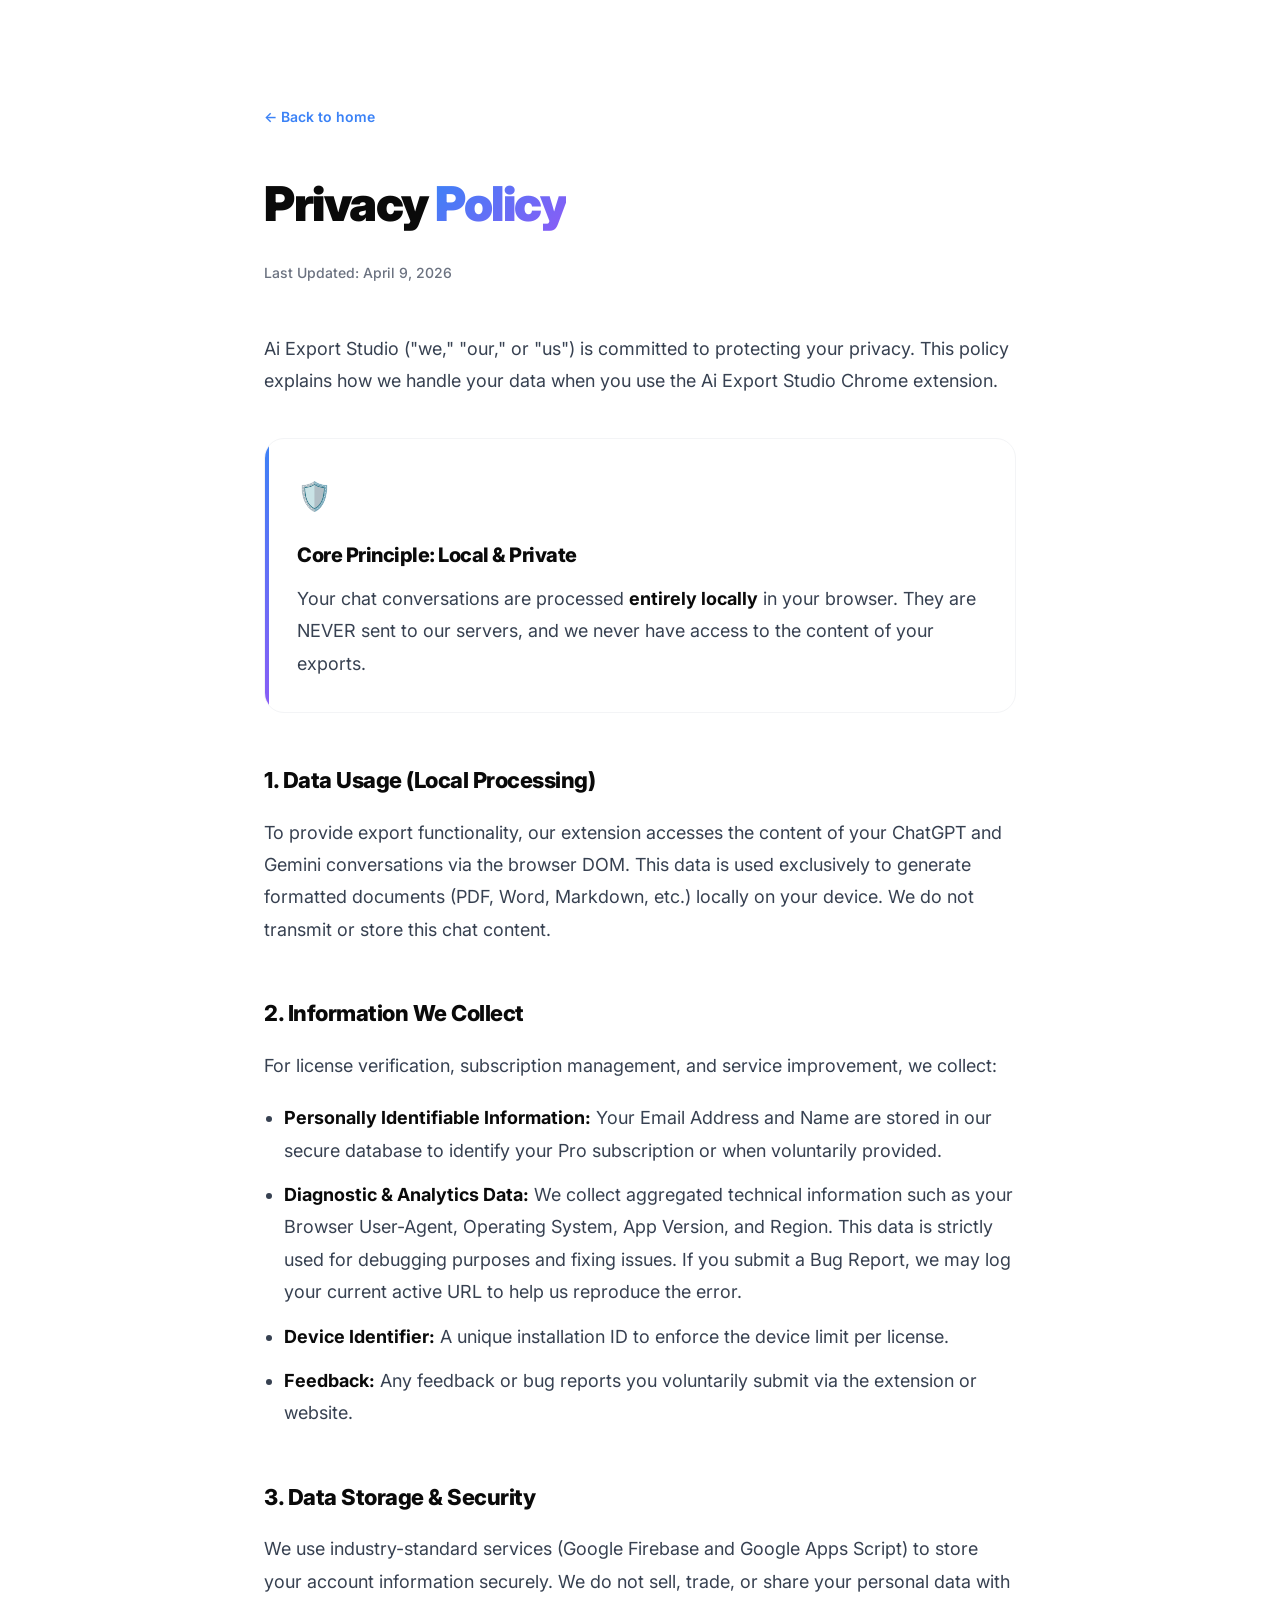
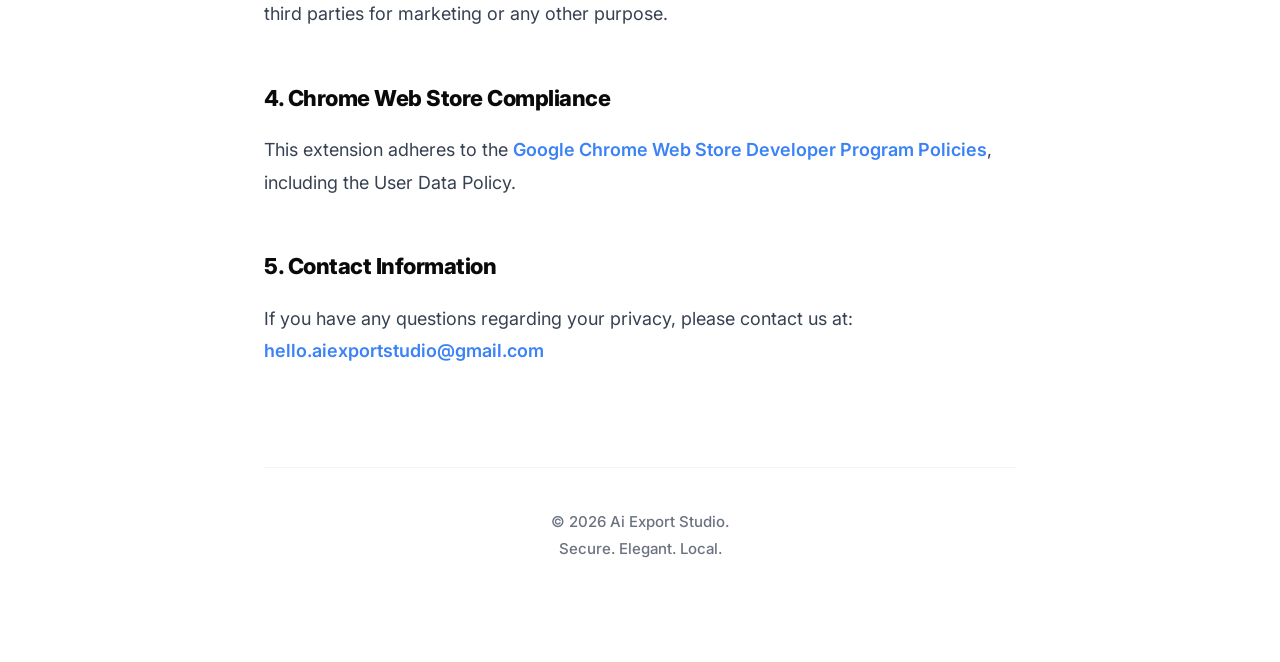
<file: privacy.html>
<!DOCTYPE html>
<html lang="en">
<head>
    <meta charset="UTF-8">
    <meta name="viewport" content="width=device-width, initial-scale=1.0">
    <title>Privacy Policy — Ai Export Studio</title>
    <link rel="preconnect" href="https://fonts.googleapis.com">
    <link href="https://fonts.googleapis.com/css2?family=Inter:wght@400;500;600;700;800;900&display=swap" rel="stylesheet">
    <style>
        :root {
            --black: #0a0a0a;
            --gray-900: #111827;
            --gray-700: #374151;
            --gray-500: #6B7280;
            --gray-200: #E5E7EB;
            --gray-100: #F3F4F6;
            --white: #ffffff;
            --accent: #3B82F6;
            --accent-gradient: linear-gradient(135deg, #3B82F6, #8B5CF6);
        }

        * { margin: 0; padding: 0; box-sizing: border-box; }
        body { 
            font-family: 'Inter', -apple-system, sans-serif; 
            font-size: 18px;
            line-height: 1.8; 
            color: var(--gray-700); 
            background: #fff;
            -webkit-font-smoothing: antialiased;
        }

        .container { max-width: 800px; margin: 0 auto; padding: 100px 24px; }

        .back-link {
            display: inline-flex;
            align-items: center;
            gap: 8px;
            color: var(--accent);
            text-decoration: none;
            font-weight: 600;
            font-size: 14px;
            margin-bottom: 32px;
            transition: opacity 0.2s;
        }
        .back-link:hover { opacity: 0.8; }

        h1 { 
            font-size: clamp(32px, 5vw, 48px); 
            font-weight: 900; 
            color: var(--black); 
            letter-spacing: -1.5px; 
            margin-bottom: 12px;
        }

        .last-updated {
            font-size: 14px;
            color: var(--gray-500);
            font-weight: 500;
            margin-bottom: 48px;
        }

        h2 { 
            font-size: 22px; 
            font-weight: 800; 
            color: var(--black); 
            margin-top: 48px; 
            margin-bottom: 16px; 
            letter-spacing: -0.5px;
        }

        p { margin-bottom: 20px; }

        .highlight-box { 
            background: var(--gray-50); 
            padding: 32px; 
            border-radius: 20px; 
            border: 1px solid var(--gray-100); 
            margin: 40px 0;
            position: relative;
            overflow: hidden;
        }
        .highlight-box::before {
            content: '';
            position: absolute;
            top: 0; left: 0; width: 4px; height: 100%;
            background: var(--accent-gradient);
        }

        .highlight-box h3 { 
            color: var(--black); 
            font-size: 20px; 
            font-weight: 800; 
            margin-bottom: 10px; 
            letter-spacing: -0.5px;
        }

        .highlight-box p { 
            margin-bottom: 0; 
            font-size: 18px; 
            color: var(--gray-700);
            line-height: 1.8;
        }

        .hb-icon {
            font-size: 28px;
            margin-bottom: 16px;
        }

        .highlight-box strong { 
            color: var(--black); 
            font-weight: 700;
        }

        ul { margin-bottom: 20px; padding-left: 20px; }
        li { margin-bottom: 12px; }
        li strong { color: var(--black); }

        footer { 
            margin-top: 100px; 
            padding-top: 40px; 
            border-top: 1px solid var(--gray-100); 
            font-size: 15px; 
            color: var(--gray-500); 
            text-align: center;
            font-weight: 500;
        }

        a { color: var(--accent); text-decoration: none; font-weight: 600; }
        a:hover { text-decoration: underline; }

        .gradient-text {
            background: var(--accent-gradient);
            -webkit-background-clip: text;
            -webkit-text-fill-color: transparent;
            background-clip: text;
        }
    </style>
</head>
<body>
    <div class="container">
        <a href="index.html" class="back-link">← Back to home</a>
        <h1>Privacy <span class="gradient-text">Policy</span></h1>
        <p class="last-updated">Last Updated: April 9, 2026</p>

        <p>Ai Export Studio ("we," "our," or "us") is committed to protecting your privacy. This policy explains how we handle your data when you use the Ai Export Studio Chrome extension.</p>

        <div class="highlight-box">
            <div class="hb-icon">🛡️</div>
            <h3>Core Principle: Local & Private</h3>
            <p>Your chat conversations are processed <strong>entirely locally</strong> in your browser. They are NEVER sent to our servers, and we never have access to the content of your exports.</p>
        </div>

        <h2>1. Data Usage (Local Processing)</h2>
        <p>To provide export functionality, our extension accesses the content of your ChatGPT and Gemini conversations via the browser DOM. This data is used exclusively to generate formatted documents (PDF, Word, Markdown, etc.) locally on your device. We do not transmit or store this chat content.</p>

        <h2>2. Information We Collect</h2>
        <p>For license verification, subscription management, and service improvement, we collect:</p>
        <ul>
            <li><strong>Personally Identifiable Information:</strong> Your Email Address and Name are stored in our secure database to identify your Pro subscription or when voluntarily provided.</li>
            <li><strong>Diagnostic & Analytics Data:</strong> We collect aggregated technical information such as your Browser User-Agent, Operating System, App Version, and Region. This data is strictly used for debugging purposes and fixing issues. If you submit a Bug Report, we may log your current active URL to help us reproduce the error.</li>
            <li><strong>Device Identifier:</strong> A unique installation ID to enforce the device limit per license.</li>
            <li><strong>Feedback:</strong> Any feedback or bug reports you voluntarily submit via the extension or website.</li>
        </ul>

        <h2>3. Data Storage & Security</h2>
        <p>We use industry-standard services (Google Firebase and Google Apps Script) to store your account information securely. We do not sell, trade, or share your personal data with third parties for marketing or any other purpose.</p>

        <h2>4. Chrome Web Store Compliance</h2>
        <p>This extension adheres to the <a href="https://developer.chrome.com/docs/webstore/program-policies/" target="_blank" rel="noopener noreferrer">Google Chrome Web Store Developer Program Policies</a>, including the User Data Policy.</p>

        <h2>5. Contact Information</h2>
        <p>If you have any questions regarding your privacy, please contact us at: <a href="https://mail.google.com/mail/?view=cm&fs=1&to=hello.aiexportstudio@gmail.com&su=Support%20Request%20-%20Ai%20Export%20Studio" target="_blank" rel="noopener noreferrer">hello.aiexportstudio@gmail.com</a></p>

        <footer>
            © 2026 Ai Export Studio.<br>
            Secure. Elegant. Local.
        </footer>
    </div>
</body>
</html>
</file>
